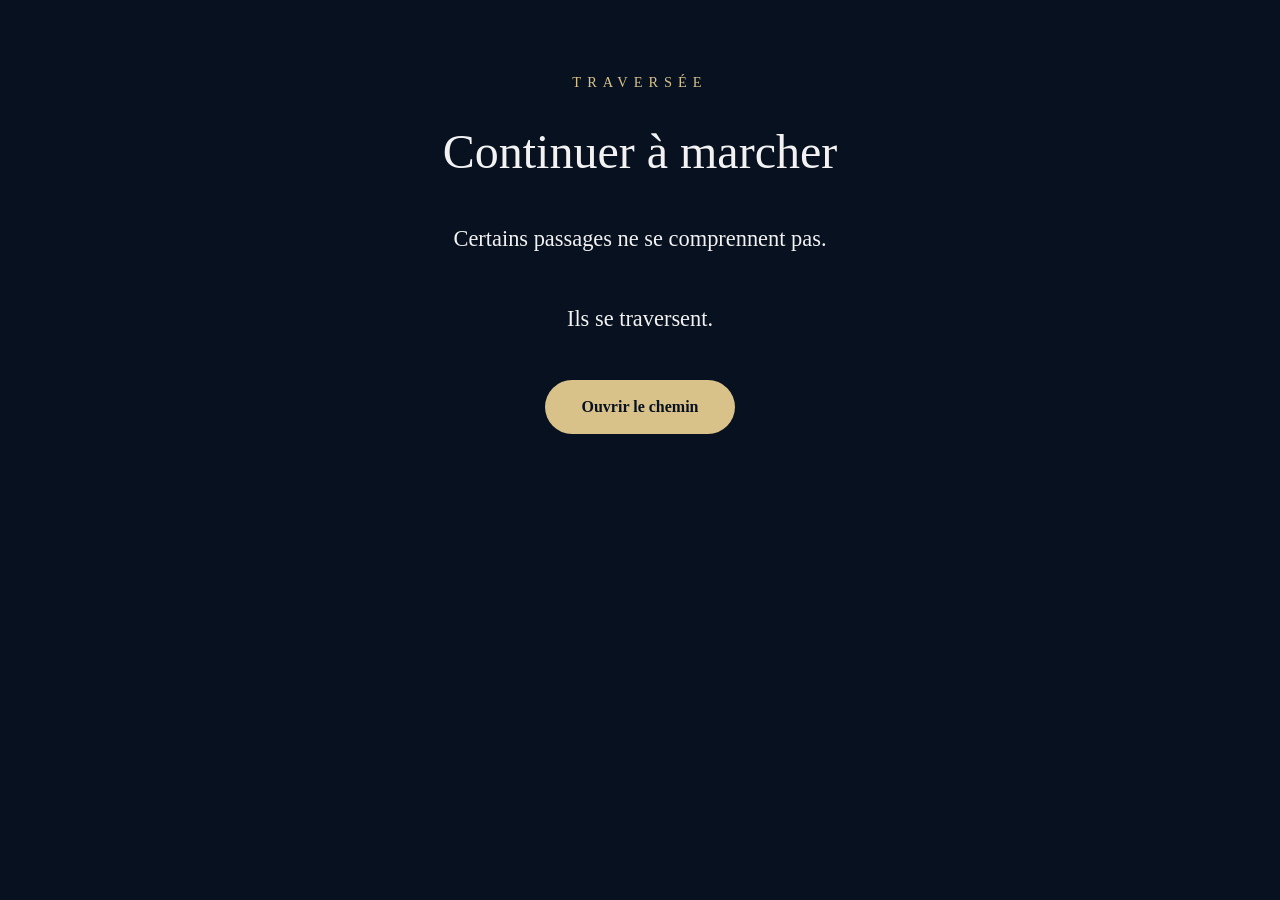
<file: index.html>
<!DOCTYPE html><html lang='fr'><head><meta charset='utf-8'><title>Continuer à marcher</title><link rel='stylesheet' href='style.css'></head><body><div class='container'><p class='kicker'>TRAVERSÉE</p><h1>Continuer à marcher</h1><p class='intro'>Certains passages ne se comprennent pas.<br><br>Ils se traversent.</p><a class='btn' href='step1.html'>Ouvrir le chemin</a></div></body></html>
</file>
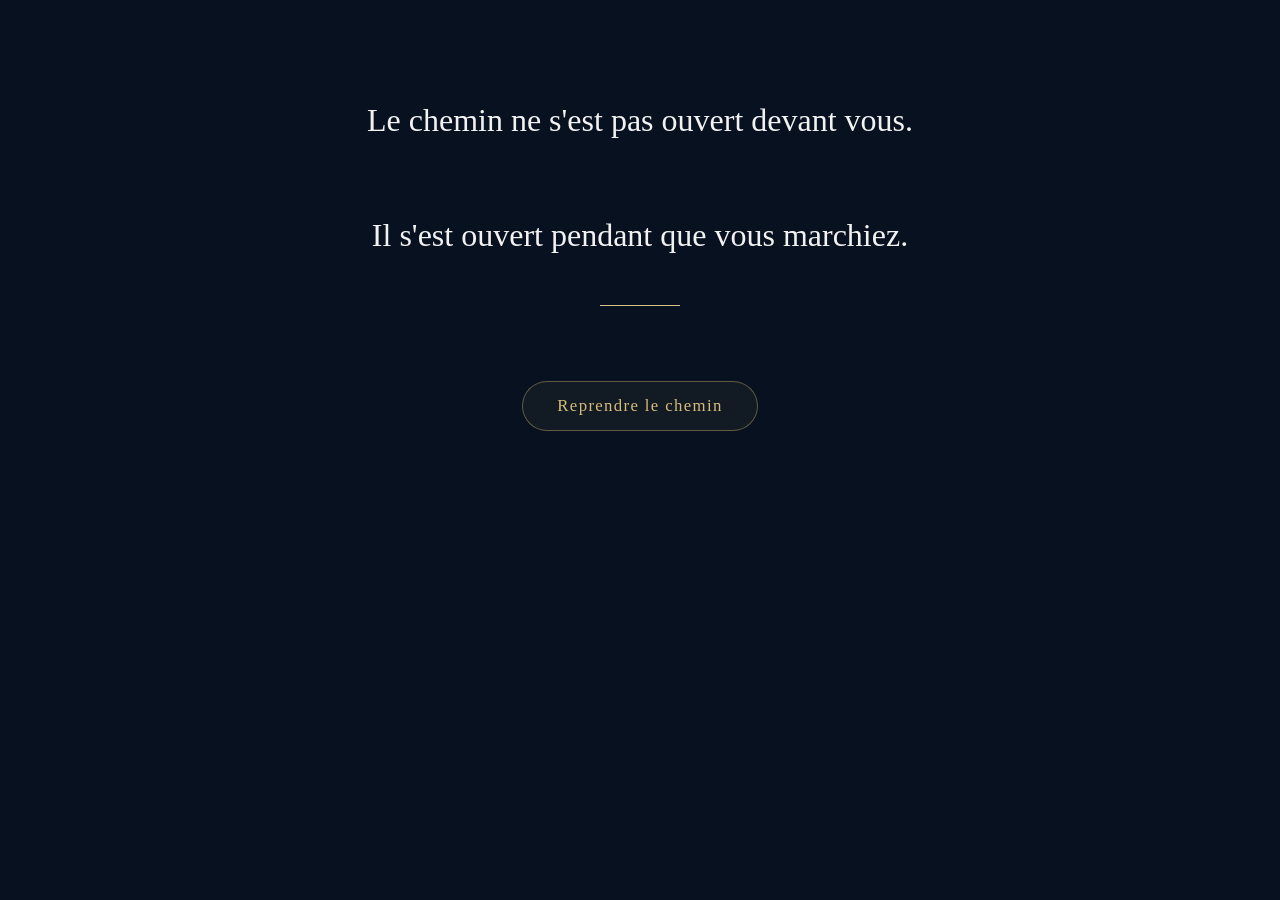
<file: final.html>
<!DOCTYPE html>
<html lang="fr">

<head>
<meta charset="utf-8">
<title>Continuer</title>
<link rel="stylesheet" href="style.css">
</head>

<body>

<div class="container">

  <p class="final">
    Le chemin ne s'est pas ouvert devant vous.
    <br><br>
    Il s'est ouvert pendant que vous marchiez.
  </p>

  <div class="divider"></div>

  <a
    href="https://wood-demonstrate.unicornplatform.page/zephyr_avenel/#continuer-a-marcher"
    class="continue-btn">
    Reprendre le chemin
  </a>

</div>

</body>
</html>
</file>
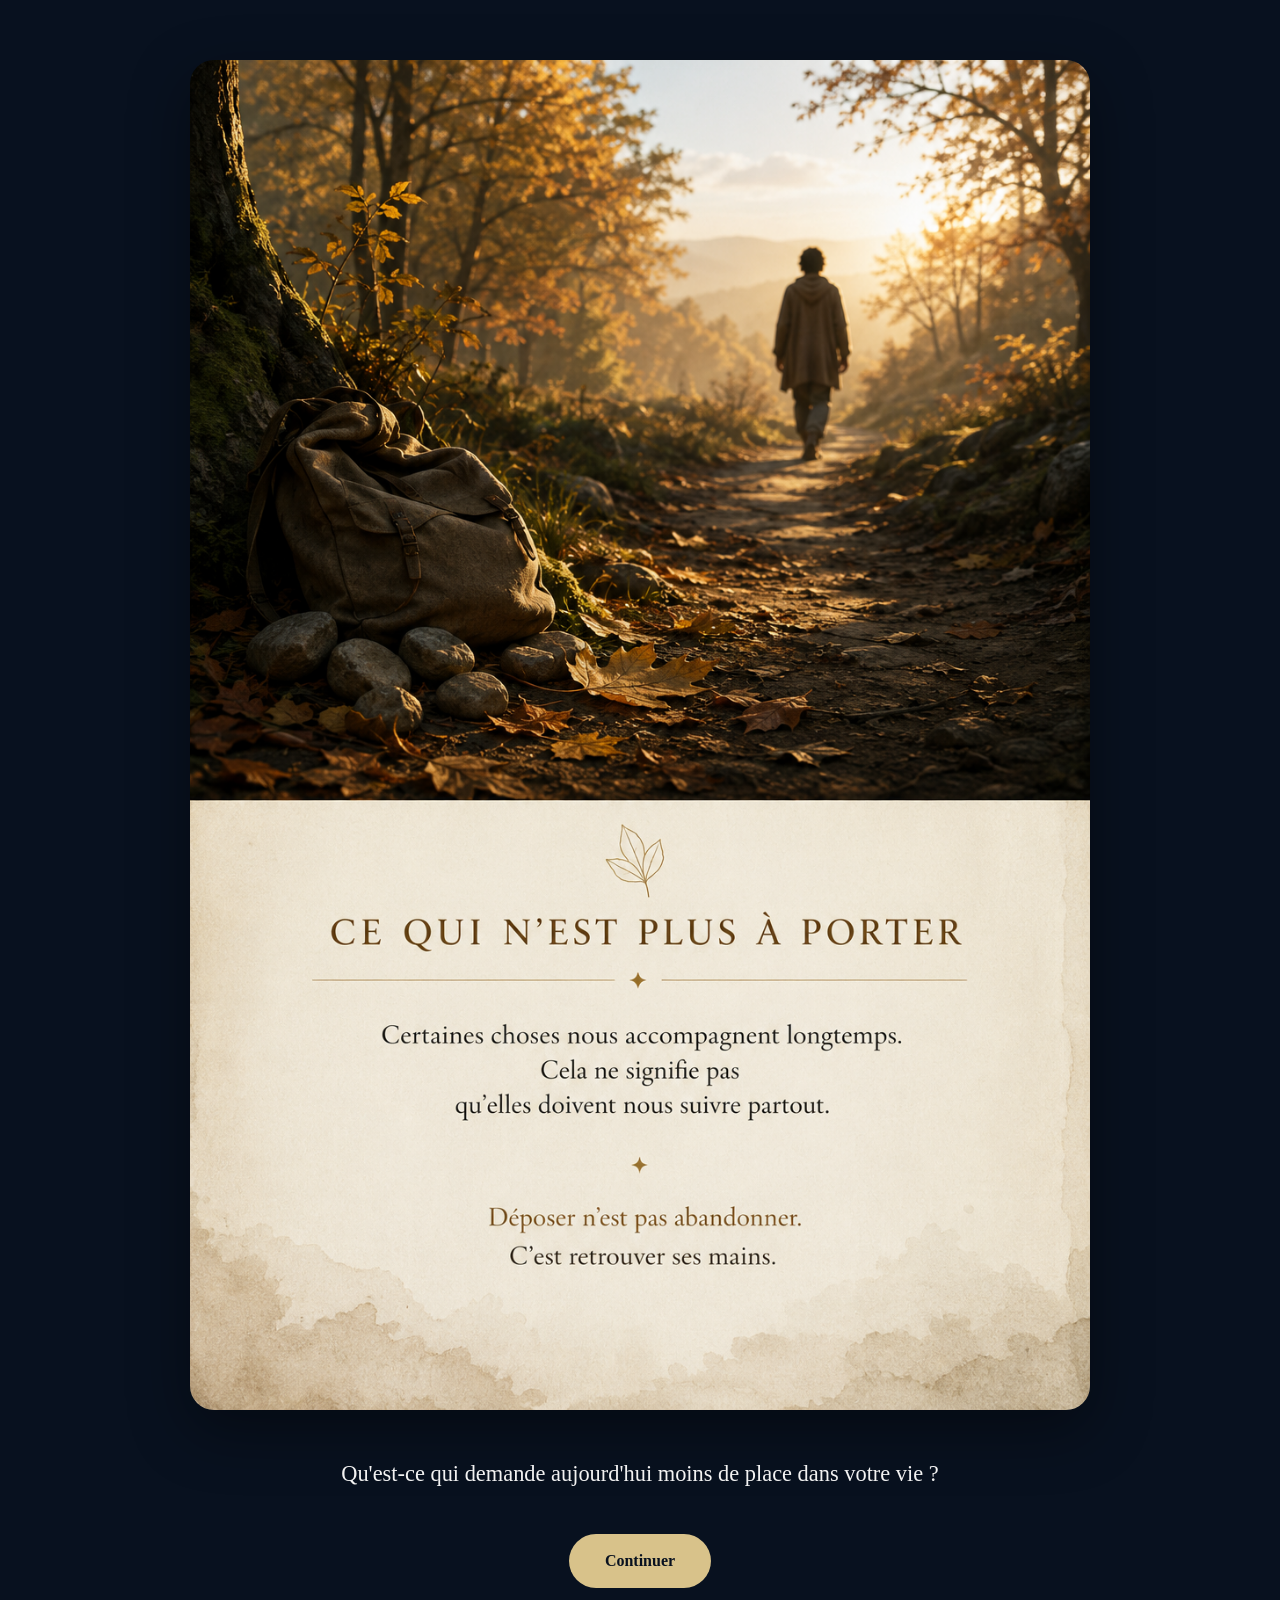
<file: step1.html>
<!DOCTYPE html><html lang='fr'><head><meta charset='utf-8'><title>Étape 1</title><link rel='stylesheet' href='style.css'></head><body><div class='container'><img src='images/carte-1.png' class='card-image'><div class='reflection'>Qu'est-ce qui demande aujourd'hui moins de place dans votre vie ?</div><a class='btn' href='step2.html'>Continuer</a></div></body></html>
</file>
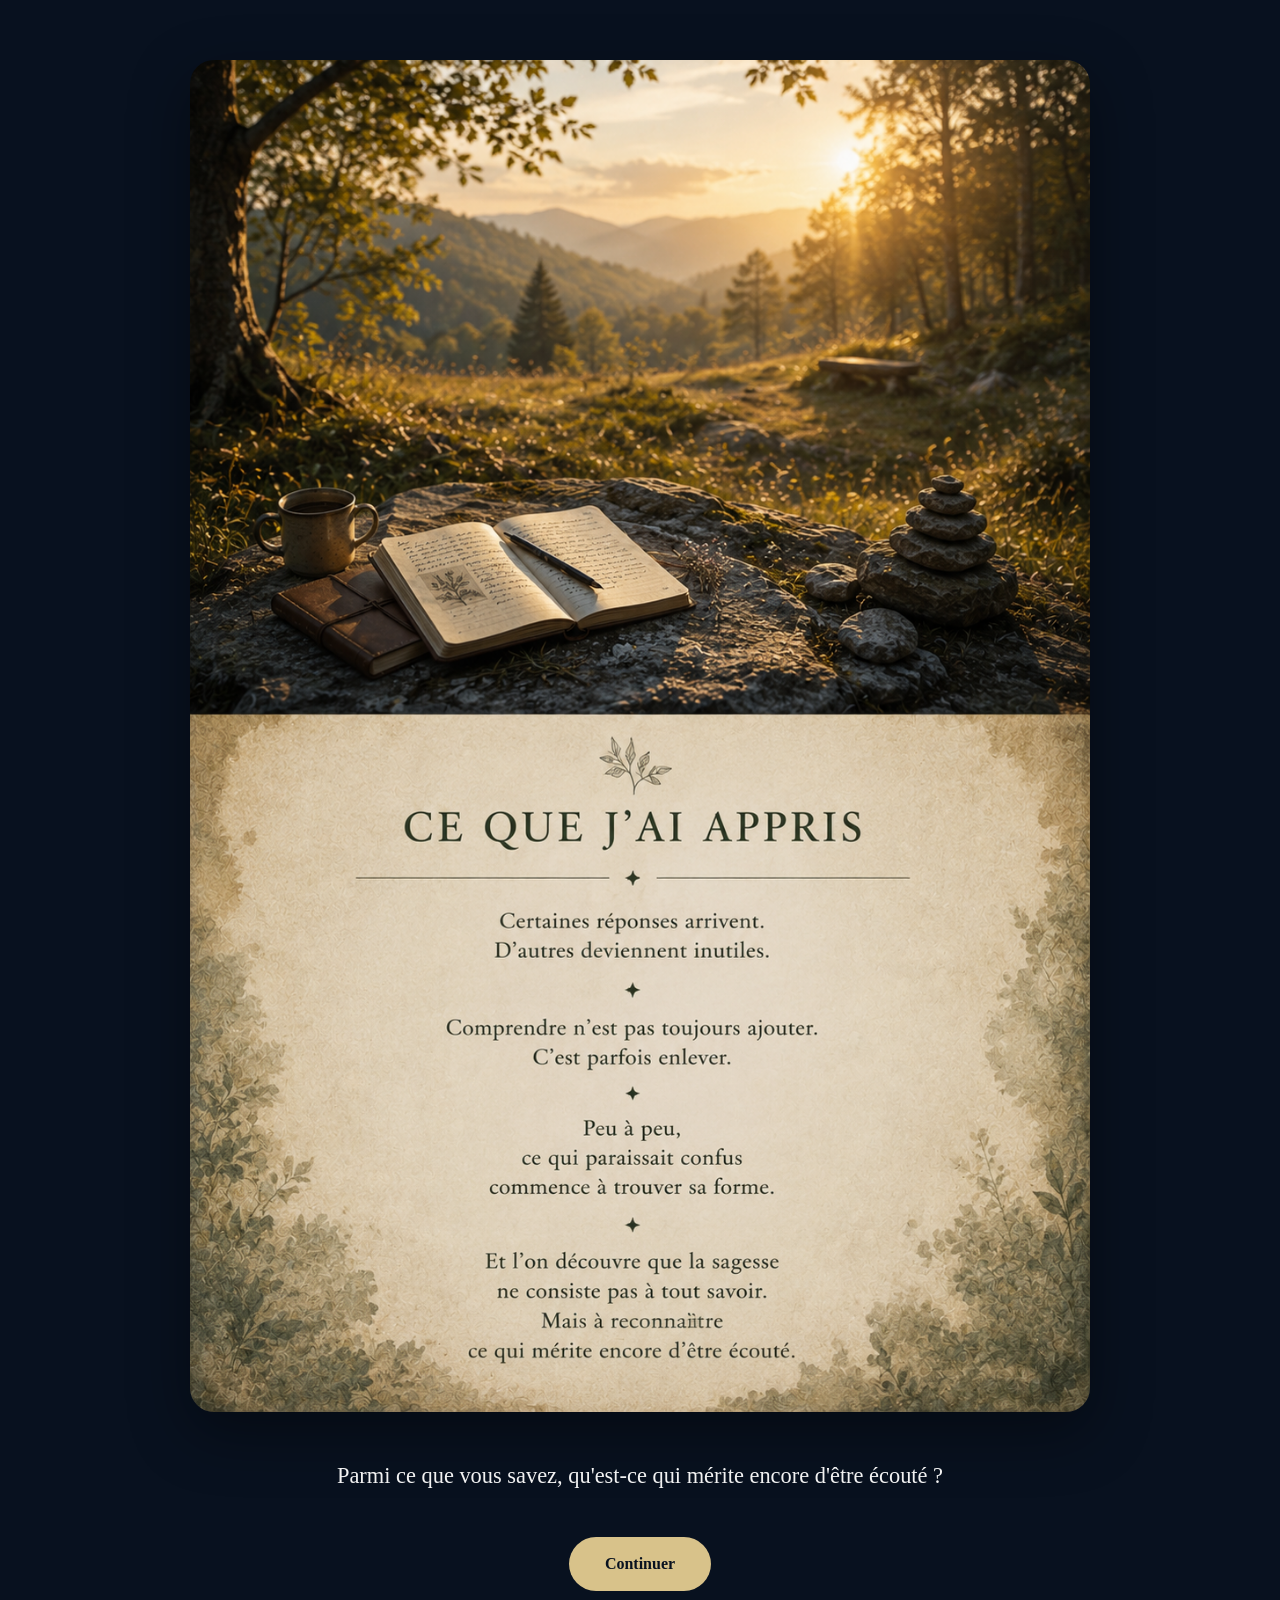
<file: step2.html>
<!DOCTYPE html><html lang='fr'><head><meta charset='utf-8'><title>Étape 2</title><link rel='stylesheet' href='style.css'></head><body><div class='container'><img src='images/carte-2.png' class='card-image'><div class='reflection'>Parmi ce que vous savez, qu'est-ce qui mérite encore d'être écouté ?</div><a class='btn' href='step3.html'>Continuer</a></div></body></html>
</file>
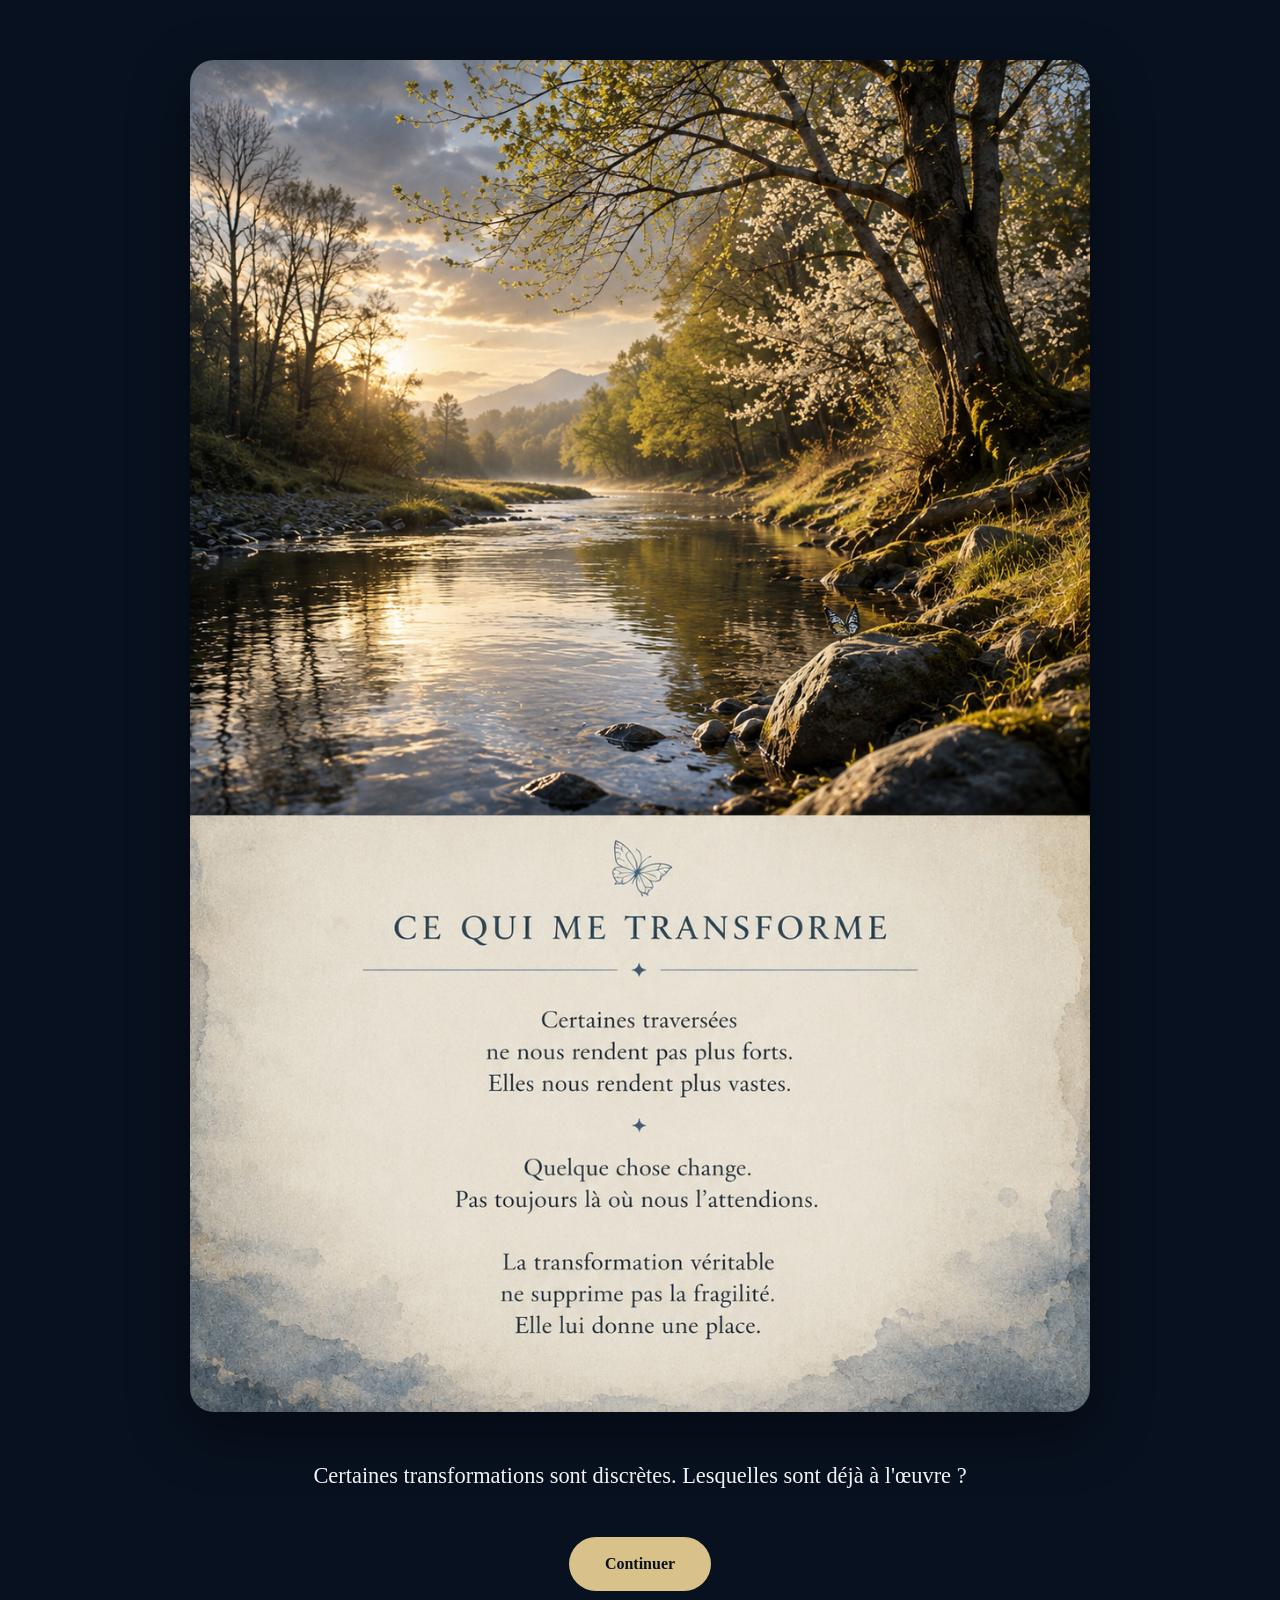
<file: step3.html>
<!DOCTYPE html><html lang='fr'><head><meta charset='utf-8'><title>Étape 3</title><link rel='stylesheet' href='style.css'></head><body><div class='container'><img src='images/carte-3.png' class='card-image'><div class='reflection'>Certaines transformations sont discrètes. Lesquelles sont déjà à l'œuvre ?</div><a class='btn' href='step4.html'>Continuer</a></div></body></html>
</file>
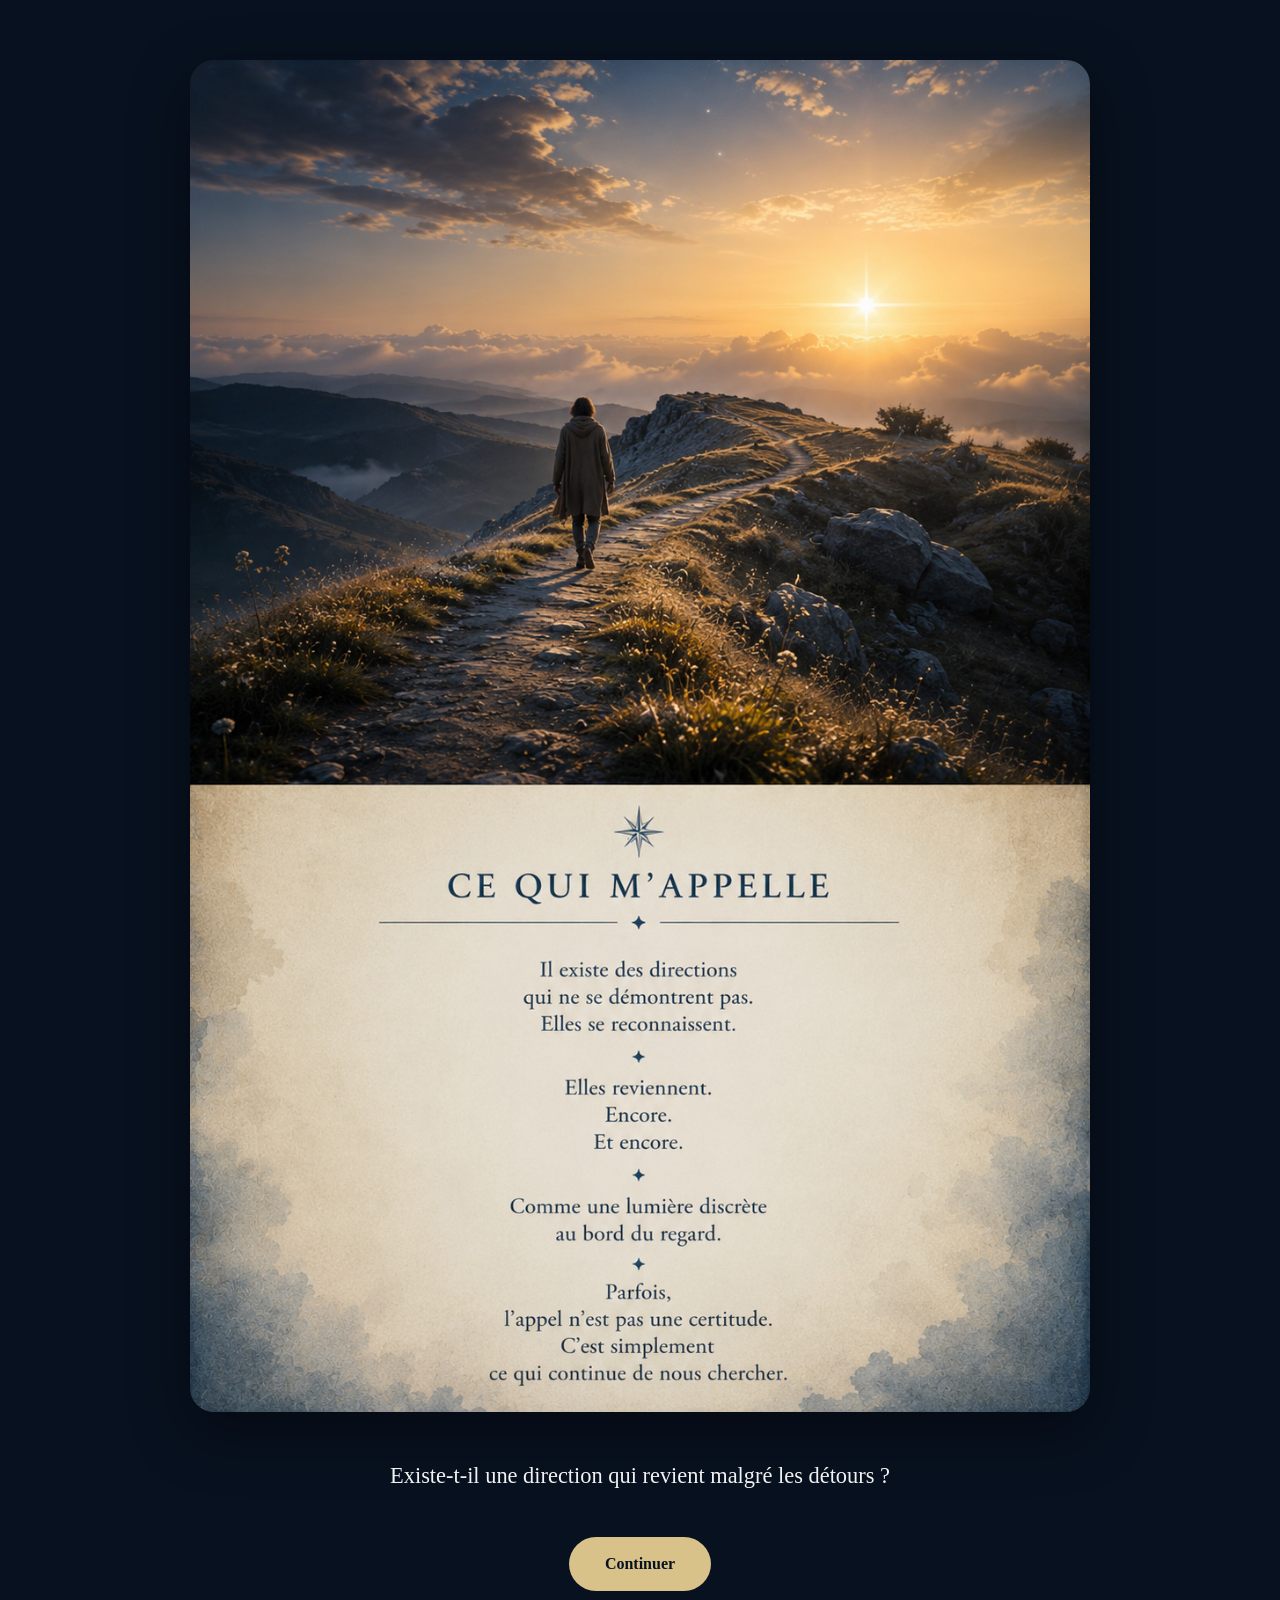
<file: step4.html>
<!DOCTYPE html><html lang='fr'><head><meta charset='utf-8'><title>Étape 4</title><link rel='stylesheet' href='style.css'></head><body><div class='container'><img src='images/carte-4.png' class='card-image'><div class='reflection'>Existe-t-il une direction qui revient malgré les détours ?</div><a class='btn' href='step5.html'>Continuer</a></div></body></html>
</file>
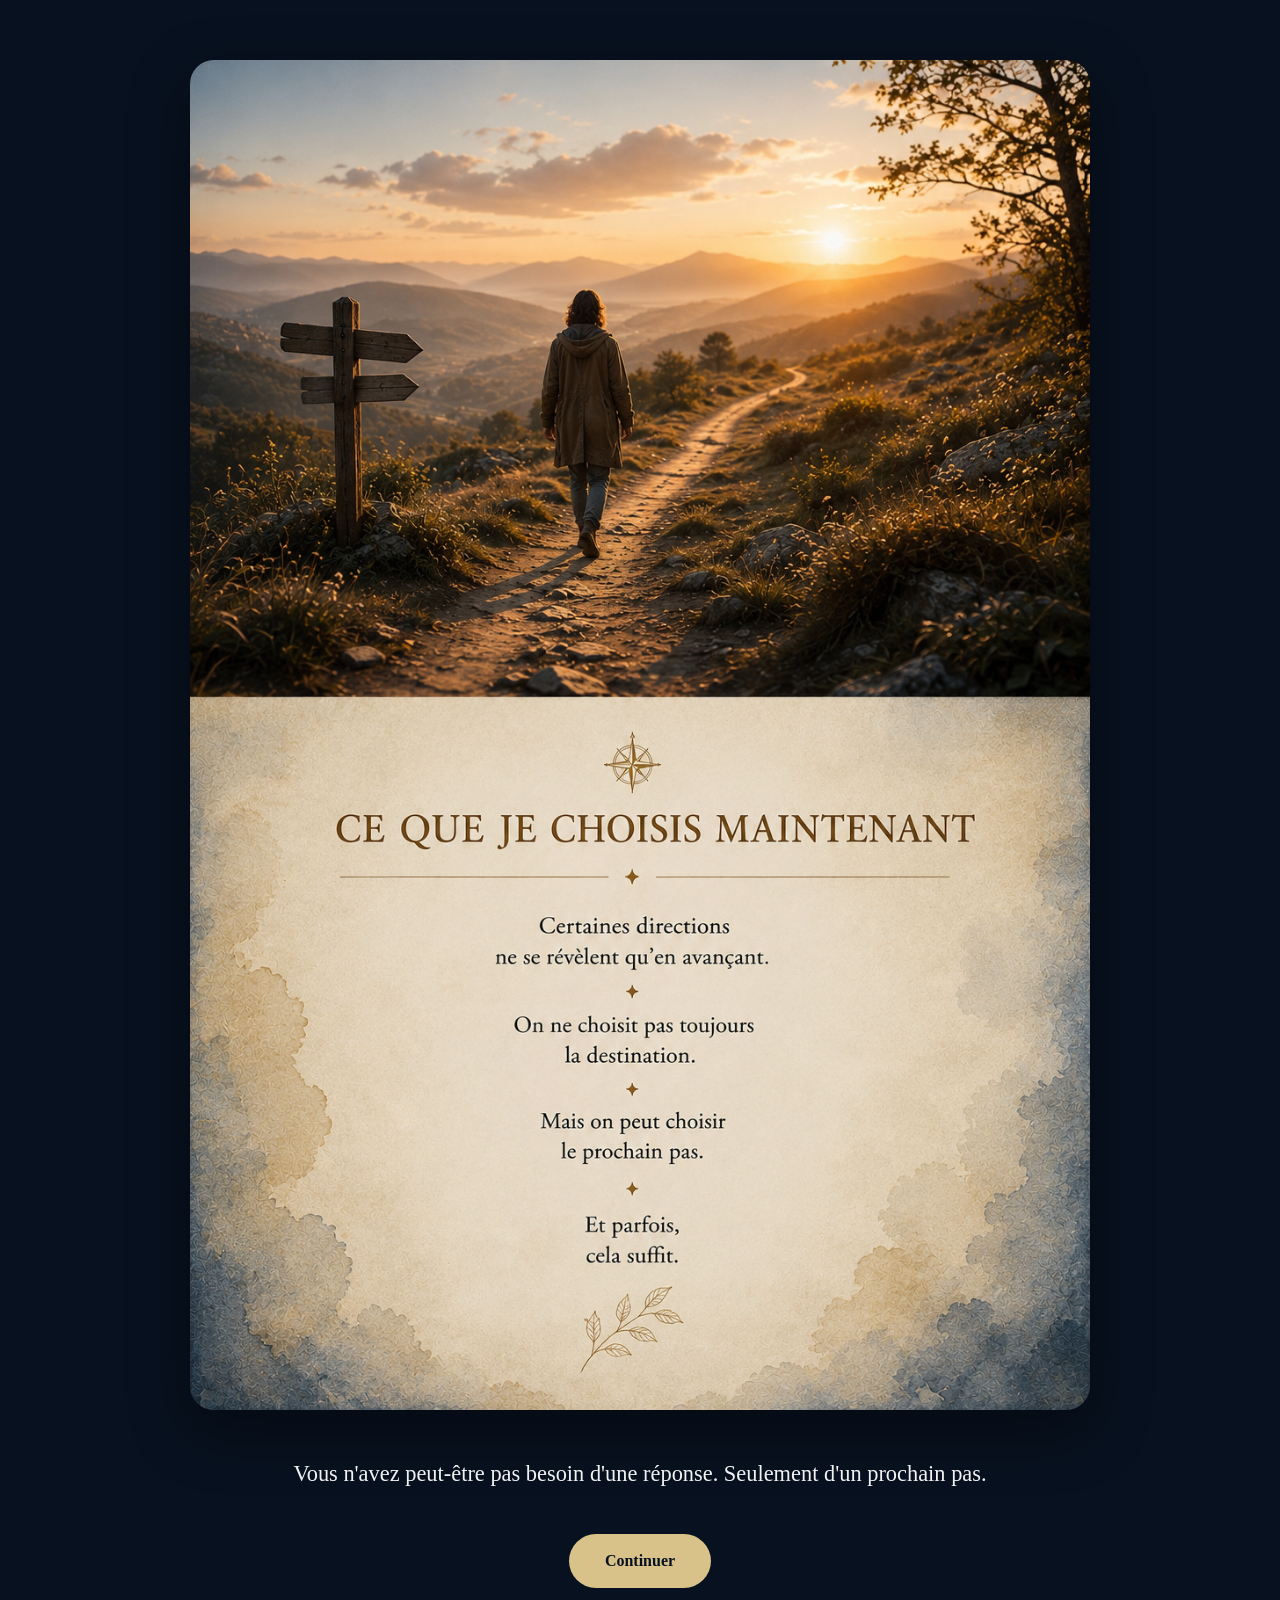
<file: step5.html>
<!DOCTYPE html><html lang='fr'><head><meta charset='utf-8'><title>Étape 5</title><link rel='stylesheet' href='style.css'></head><body><div class='container'><img src='images/carte-5.png' class='card-image'><div class='reflection'>Vous n'avez peut-être pas besoin d'une réponse. Seulement d'un prochain pas.</div><a class='btn' href='final.html'>Continuer</a></div></body></html>
</file>
<file: style.css>
body{background:#08111f;color:#f2f2f2;font-family:Georgia,serif;margin:0;padding:0}
.container{max-width:900px;margin:auto;padding:60px 20px;text-align:center}
.kicker{letter-spacing:6px;color:#d8c28a;font-size:.9rem}
h1{font-size:3rem;font-weight:300;margin-bottom:40px}
.intro,.reflection{font-size:1.4rem;line-height:1.8;max-width:700px;margin:auto}
.card-image{width:100%;border-radius:24px;box-shadow:0 20px 60px rgba(0,0,0,.4);margin-bottom:40px}
.btn{display:inline-block;margin-top:40px;padding:18px 36px;border-radius:999px;background:#d8c28a;color:#08111f;text-decoration:none;font-weight:bold}
.divider{width:80px;height:1px;background:#d8c28a;margin:40px auto}
.final{font-size:2rem;line-height:1.8}
.continue-btn{
  display:inline-block;
  margin-top:35px;
  padding:14px 34px;

  color:#d6bc78;
  text-decoration:none;

  border:1px solid rgba(214,188,120,.4);
  border-radius:40px;

  font-size:1.05rem;
  letter-spacing:.08em;

  background:rgba(214,188,120,.05);

  transition:all .3s ease;
}

.continue-btn:hover{
  background:rgba(214,188,120,.12);
  box-shadow:0 0 20px rgba(214,188,120,.25);
  transform:translateY(-2px);
}
</file>
